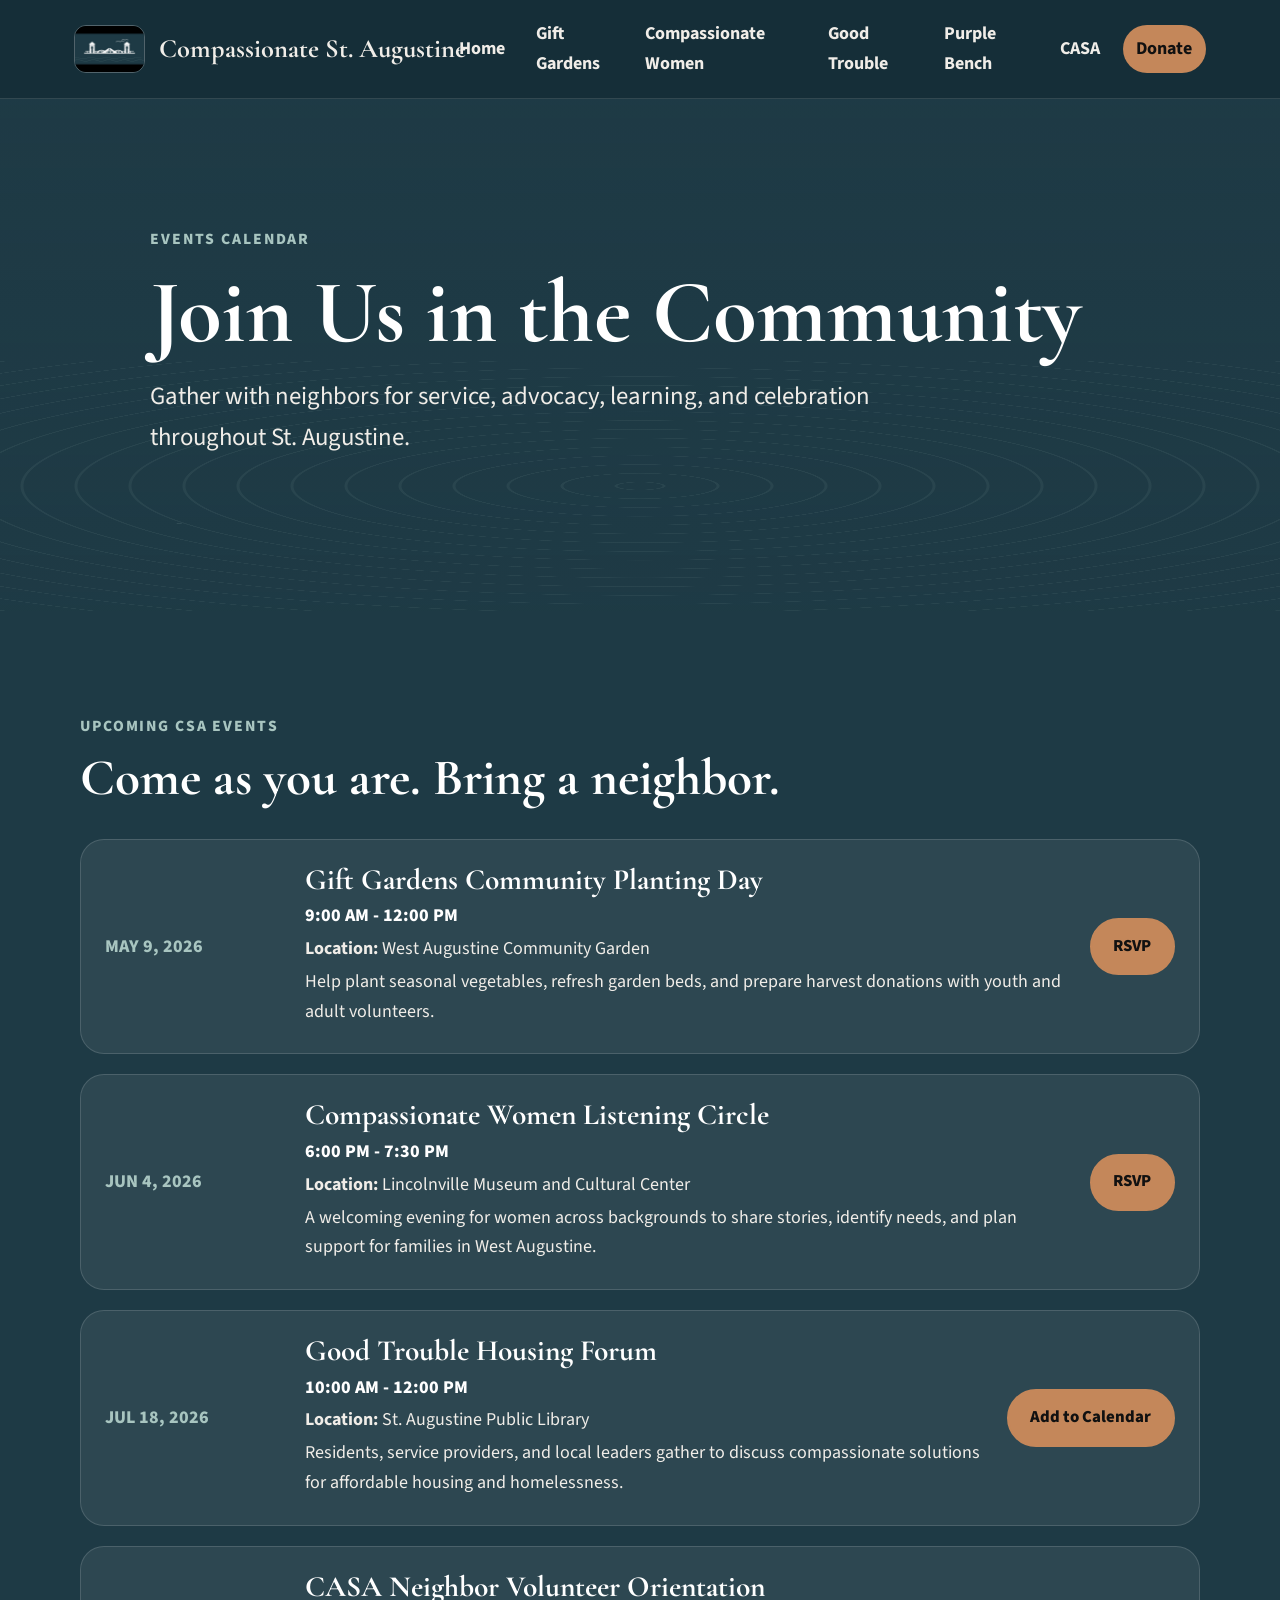
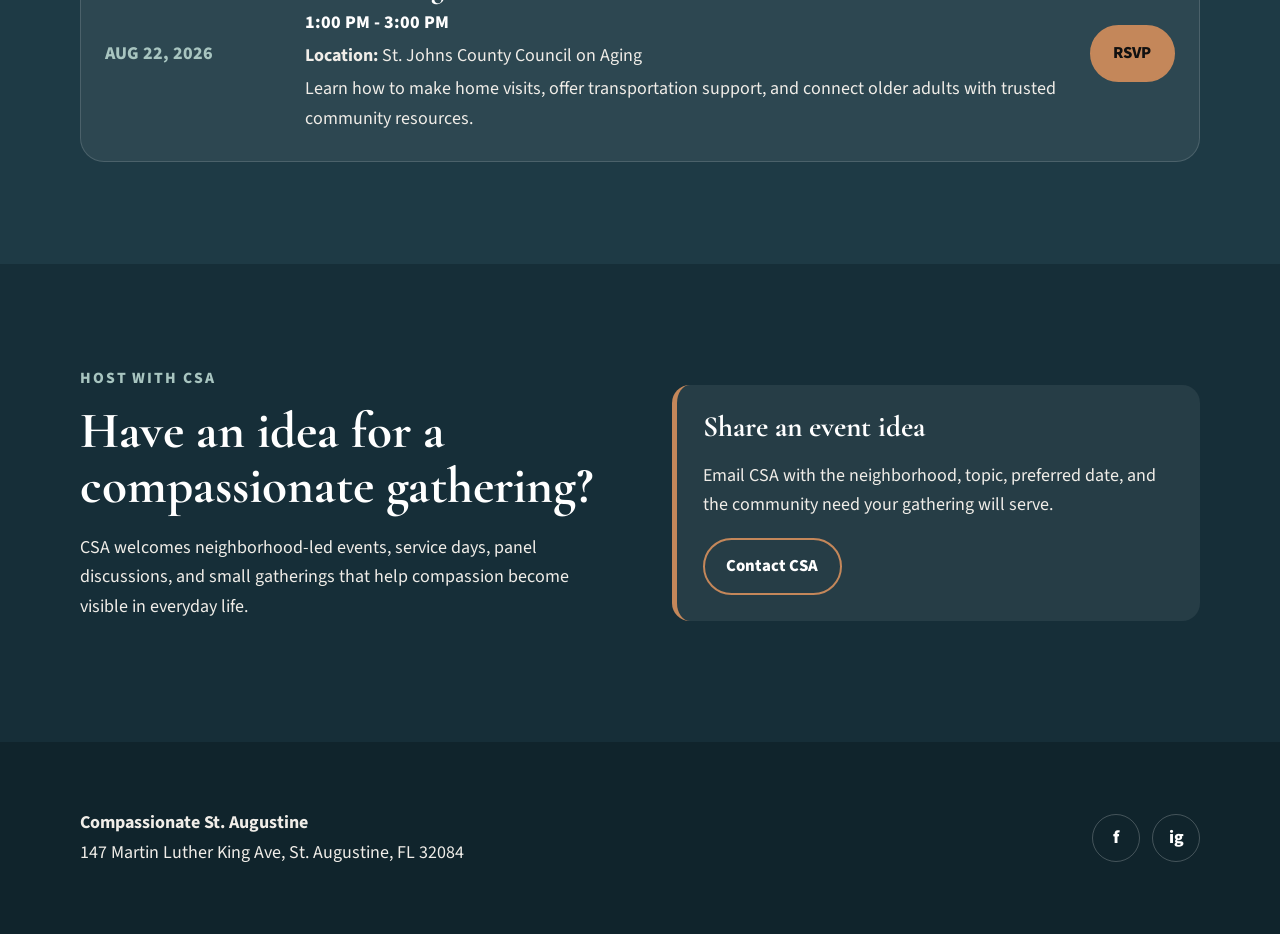
<file: events.html>
<!DOCTYPE html>
<html lang="en">
<head>
  <meta charset="UTF-8">
  <meta name="viewport" content="width=device-width, initial-scale=1.0">
  <meta name="description" content="Upcoming Compassionate St. Augustine events and community gatherings.">
  <title>Events | Compassionate St. Augustine</title>
  <link rel="stylesheet" href="style.css">
</head>
<body>
  <header class="site-header">
    <nav class="nav" aria-label="Primary navigation">
      <a class="brand" href="index.html" aria-label="Compassionate St. Augustine home">
        <img src="assets/logo.jpeg" alt="Compassionate St. Augustine Bridge of Lions logo">
        <span>Compassionate St. Augustine</span>
      </a>
      <button class="nav-toggle" type="button" aria-expanded="false" aria-controls="primary-menu" aria-label="Open navigation menu">
        <span></span>
      </button>
      <ul class="nav-links" id="primary-menu">
        <li><a href="index.html">Home</a></li>
        <li><a href="gift-gardens.html">Gift Gardens</a></li>
        <li><a href="compassionate-women.html">Compassionate Women</a></li>
        <li><a href="good-trouble.html">Good Trouble</a></li>
        <li><a href="purple-bench.html">Purple Bench</a></li>
        <li><a href="casa.html">CASA</a></li>
        <li><a class="donate-link" href="index.html#donate">Donate</a></li>
      </ul>
    </nav>
  </header>

  <main>
    <section class="page-hero" style="--hero-image: url('https://picsum.photos/seed/community-event/1600/900');">
      <div class="page-hero-content fade-in" data-animate>
        <p class="eyebrow">Events Calendar</p>
        <h1>Join Us in the Community</h1>
        <p class="lead">Gather with neighbors for service, advocacy, learning, and celebration throughout St. Augustine.</p>
      </div>
    </section>

    <section class="section">
      <div class="section-inner">
        <div class="section-header fade-in" data-animate>
          <p class="eyebrow">Upcoming CSA Events</p>
          <h2>Come as you are. Bring a neighbor.</h2>
        </div>
        <div class="event-list">
          <article class="event fade-in" data-animate>
            <div class="event-date">May 9, 2026</div>
            <div>
              <h3>Gift Gardens Community Planting Day</h3>
              <p class="event-time">9:00 AM - 12:00 PM</p>
              <p><strong>Location:</strong> West Augustine Community Garden</p>
              <p>Help plant seasonal vegetables, refresh garden beds, and prepare harvest donations with youth and adult volunteers.</p>
            </div>
            <a class="button" href="mailto:info@compassionatestaugustine.org?subject=RSVP%20for%20Gift%20Gardens%20Planting%20Day">RSVP</a>
          </article>

          <article class="event fade-in" data-animate>
            <div class="event-date">Jun 4, 2026</div>
            <div>
              <h3>Compassionate Women Listening Circle</h3>
              <p class="event-time">6:00 PM - 7:30 PM</p>
              <p><strong>Location:</strong> Lincolnville Museum and Cultural Center</p>
              <p>A welcoming evening for women across backgrounds to share stories, identify needs, and plan support for families in West Augustine.</p>
            </div>
            <a class="button" href="mailto:info@compassionatestaugustine.org?subject=RSVP%20for%20Compassionate%20Women%20Listening%20Circle">RSVP</a>
          </article>

          <article class="event fade-in" data-animate>
            <div class="event-date">Jul 18, 2026</div>
            <div>
              <h3>Good Trouble Housing Forum</h3>
              <p class="event-time">10:00 AM - 12:00 PM</p>
              <p><strong>Location:</strong> St. Augustine Public Library</p>
              <p>Residents, service providers, and local leaders gather to discuss compassionate solutions for affordable housing and homelessness.</p>
            </div>
            <a class="button" href="mailto:info@compassionatestaugustine.org?subject=Add%20Me%20to%20the%20Good%20Trouble%20Forum">Add to Calendar</a>
          </article>

          <article class="event fade-in" data-animate>
            <div class="event-date">Aug 22, 2026</div>
            <div>
              <h3>CASA Neighbor Volunteer Orientation</h3>
              <p class="event-time">1:00 PM - 3:00 PM</p>
              <p><strong>Location:</strong> St. Johns County Council on Aging</p>
              <p>Learn how to make home visits, offer transportation support, and connect older adults with trusted community resources.</p>
            </div>
            <a class="button" href="mailto:info@compassionatestaugustine.org?subject=RSVP%20for%20CASA%20Volunteer%20Orientation">RSVP</a>
          </article>
        </div>
      </div>
    </section>

    <section class="section alt ripple">
      <div class="section-inner two-column">
        <div class="fade-in" data-animate>
          <p class="eyebrow">Host With CSA</p>
          <h2>Have an idea for a compassionate gathering?</h2>
          <p>CSA welcomes neighborhood-led events, service days, panel discussions, and small gatherings that help compassion become visible in everyday life.</p>
        </div>
        <div class="info-panel fade-in" data-animate>
          <h3>Share an event idea</h3>
          <p>Email CSA with the neighborhood, topic, preferred date, and the community need your gathering will serve.</p>
          <a class="button secondary" href="mailto:info@compassionatestaugustine.org?subject=CSA%20Event%20Idea">Contact CSA</a>
        </div>
      </div>
    </section>
  </main>

  <footer class="site-footer">
    <div class="footer-inner">
      <p><strong>Compassionate St. Augustine</strong><br>147 Martin Luther King Ave, St. Augustine, FL 32084</p>
      <div class="social-links" aria-label="Social media links">
        <a href="https://www.facebook.com/" aria-label="Facebook">f</a>
        <a href="https://www.instagram.com/" aria-label="Instagram">ig</a>
      </div>
    </div>
  </footer>

  <script src="script.js"></script>
</body>
</html>
</file>
<file: style.css>
@import url("https://fonts.googleapis.com/css2?family=Cormorant+Garamond:wght@600;700&family=Source+Sans+3:wght@400;600;700&display=swap");

:root {
  --primary: #1E3A45;
  --white: #FFFFFF;
  --accent-warm: #C4875A;
  --accent-light: #A8C5C0;
  --text-on-dark: #F0EDE8;
  --alternate: #162E38;
  --shadow: 0 24px 60px rgba(0, 0, 0, 0.25);
  --radius: 24px;
}

* {
  box-sizing: border-box;
}

html {
  scroll-behavior: smooth;
}

body {
  margin: 0;
  background: var(--primary);
  color: var(--text-on-dark);
  font-family: "Source Sans 3", Arial, sans-serif;
  font-size: 18px;
  line-height: 1.65;
}

body.nav-open {
  overflow: hidden;
}

img {
  display: block;
  max-width: 100%;
}

a {
  color: inherit;
}

a:focus-visible,
button:focus-visible {
  outline: 3px solid var(--accent-light);
  outline-offset: 4px;
}

.site-header {
  position: sticky;
  top: 0;
  z-index: 20;
  border-bottom: 1px solid rgba(255, 255, 255, 0.12);
  background: rgba(22, 46, 56, 0.94);
  backdrop-filter: blur(14px);
}

.nav {
  display: flex;
  align-items: center;
  justify-content: space-between;
  gap: 1.25rem;
  max-width: 1180px;
  min-height: 84px;
  margin: 0 auto;
  padding: 0.75rem 1.5rem;
}

.brand {
  display: inline-flex;
  align-items: center;
  gap: 0.85rem;
  min-width: 0;
  text-decoration: none;
}

.brand img {
  width: 72px;
  height: 48px;
  border: 1px solid rgba(255, 255, 255, 0.26);
  border-radius: 12px;
  object-fit: cover;
}

.brand span {
  font-family: "Cormorant Garamond", Georgia, serif;
  font-size: clamp(1.25rem, 2.2vw, 1.65rem);
  font-weight: 700;
  line-height: 1;
  white-space: nowrap;
}

.nav-toggle {
  display: none;
  min-width: 52px;
  min-height: 52px;
  border: 1px solid rgba(255, 255, 255, 0.24);
  border-radius: 999px;
  background: transparent;
  color: var(--white);
  cursor: pointer;
}

.nav-toggle span,
.nav-toggle::before,
.nav-toggle::after {
  display: block;
  width: 24px;
  height: 2px;
  margin: 5px auto;
  background: currentColor;
  content: "";
  transition: transform 180ms ease, opacity 180ms ease;
}

.nav-open .nav-toggle span {
  opacity: 0;
}

.nav-open .nav-toggle::before {
  transform: translateY(7px) rotate(45deg);
}

.nav-open .nav-toggle::after {
  transform: translateY(-7px) rotate(-45deg);
}

.nav-links {
  display: flex;
  align-items: center;
  justify-content: flex-end;
  gap: 0.25rem;
  margin: 0;
  padding: 0;
  list-style: none;
}

.nav-links a {
  display: inline-flex;
  align-items: center;
  min-height: 48px;
  padding: 0.45rem 0.85rem;
  border-radius: 999px;
  color: var(--text-on-dark);
  font-weight: 700;
  text-decoration: none;
  transition: background 180ms ease, color 180ms ease;
}

.nav-links a:hover,
.nav-links a.active {
  background: rgba(196, 135, 90, 0.16);
  color: var(--accent-warm);
}

.nav-links a.donate-link {
  margin-left: 0.35rem;
  background: var(--accent-warm);
  color: #111;
}

.nav-links a.donate-link:hover,
.nav-links a.donate-link.active {
  background: var(--accent-light);
  color: #10242c;
}

.hero,
.page-hero {
  position: relative;
  overflow: hidden;
  isolation: isolate;
}

.hero::before,
.page-hero::before,
.ripple::before {
  position: absolute;
  inset: auto -10% 0;
  z-index: -1;
  height: 250px;
  background:
    radial-gradient(ellipse at 20% 65%, rgba(168, 197, 192, 0.22) 0 2px, transparent 3px),
    repeating-radial-gradient(ellipse at center, transparent 0 22px, rgba(168, 197, 192, 0.13) 23px 25px, transparent 26px 54px);
  opacity: 0.6;
  content: "";
}

.hero {
  min-height: calc(100vh - 84px);
  display: grid;
  place-items: center;
  padding: 5rem 1.5rem;
  text-align: center;
}

.hero-content,
.page-hero-content,
.section-inner {
  width: min(1120px, calc(100% - 2rem));
  margin: 0 auto;
}

.hero-logo {
  width: min(360px, 76vw);
  margin: 0 auto 2rem;
  border: 1px solid rgba(255, 255, 255, 0.18);
  border-radius: 28px;
  box-shadow: var(--shadow);
}

h1,
h2,
h3 {
  margin: 0 0 1rem;
  color: var(--white);
  font-family: "Cormorant Garamond", Georgia, serif;
  font-weight: 700;
  line-height: 1.08;
}

h1 {
  font-size: clamp(2.75rem, 7vw, 6rem);
}

h2 {
  font-size: clamp(2.15rem, 4vw, 3.6rem);
}

h3 {
  font-size: clamp(1.45rem, 2.3vw, 2rem);
}

.eyebrow {
  margin: 0 0 0.75rem;
  color: var(--accent-light);
  font-size: 0.98rem;
  font-weight: 800;
  letter-spacing: 0.12em;
  text-transform: uppercase;
}

.lead {
  max-width: 820px;
  margin: 0 auto 1.5rem;
  font-size: clamp(1.2rem, 2.1vw, 1.55rem);
}

.subheading {
  margin: 0 auto 2rem;
  color: var(--accent-light);
  font-size: clamp(1.1rem, 2vw, 1.35rem);
  font-weight: 700;
}

.button-row {
  display: flex;
  flex-wrap: wrap;
  justify-content: center;
  gap: 1rem;
}

.button {
  display: inline-flex;
  align-items: center;
  justify-content: center;
  min-height: 52px;
  padding: 0.8rem 1.35rem;
  border: 2px solid var(--accent-warm);
  border-radius: 999px;
  background: var(--accent-warm);
  color: #111;
  font-size: 1.05rem;
  font-weight: 800;
  text-decoration: none;
  transition: transform 180ms ease, background 180ms ease, border-color 180ms ease;
}

.button:hover {
  transform: translateY(-2px);
  background: #d49769;
  border-color: #d49769;
}

.button.secondary {
  background: transparent;
  color: var(--white);
}

.button.secondary:hover {
  background: rgba(196, 135, 90, 0.14);
}

.section {
  position: relative;
  padding: clamp(4rem, 8vw, 7rem) 0;
}

.section.alt {
  background: var(--alternate);
}

.section-header {
  max-width: 780px;
  margin-bottom: 2rem;
}

.section-header.center {
  margin-inline: auto;
  text-align: center;
}

.two-column {
  display: grid;
  grid-template-columns: 1fr 1fr;
  gap: clamp(2rem, 5vw, 4rem);
  align-items: center;
}

.photo-card {
  overflow: hidden;
  min-height: 360px;
  border: 1px solid rgba(255, 255, 255, 0.16);
  border-radius: var(--radius);
  background: rgba(255, 255, 255, 0.06);
  box-shadow: var(--shadow);
}

.photo-card img {
  width: 100%;
  height: 100%;
  min-height: 360px;
  object-fit: cover;
}

.card-grid {
  display: grid;
  grid-template-columns: repeat(3, minmax(0, 1fr));
  gap: 1.25rem;
}

.program-grid {
  grid-template-columns: repeat(5, minmax(0, 1fr));
}

.card {
  display: block;
  min-height: 100%;
  padding: 1.5rem;
  border: 1px solid rgba(255, 255, 255, 0.14);
  border-radius: var(--radius);
  background: rgba(255, 255, 255, 0.065);
  color: var(--text-on-dark);
  text-decoration: none;
  box-shadow: 0 16px 36px rgba(0, 0, 0, 0.14);
  transition: transform 180ms ease, border-color 180ms ease, background 180ms ease;
}

.card:hover {
  transform: translateY(-4px);
  border-color: rgba(196, 135, 90, 0.75);
  background: rgba(255, 255, 255, 0.1);
}

.card .icon,
.stat-card .icon {
  display: block;
  margin-bottom: 0.75rem;
  font-size: 2.2rem;
}

.card p,
.stat-card p {
  margin: 0;
}

.banner {
  border-block: 1px solid rgba(255, 255, 255, 0.12);
  background:
    linear-gradient(135deg, rgba(196, 135, 90, 0.95), rgba(196, 135, 90, 0.72)),
    var(--accent-warm);
  color: #121212;
}

.banner .section-inner {
  display: flex;
  align-items: center;
  justify-content: space-between;
  gap: 2rem;
}

.banner h2,
.banner h3 {
  color: #111;
}

.banner p {
  margin: 0;
  font-weight: 700;
}

.page-hero {
  padding: clamp(5rem, 10vw, 8rem) 0;
  background:
    linear-gradient(rgba(30, 58, 69, 0.76), rgba(30, 58, 69, 0.92)),
    var(--hero-image, url("https://picsum.photos/seed/st-augustine/1600/900")) center / cover;
}

.page-hero-content {
  max-width: 980px;
}

.page-hero .lead {
  margin-left: 0;
}

.list {
  display: grid;
  gap: 0.85rem;
  margin: 1.5rem 0 0;
  padding: 0;
  list-style: none;
}

.list li {
  padding-left: 1.8rem;
  position: relative;
}

.list li::before {
  position: absolute;
  left: 0;
  color: var(--accent-warm);
  content: "•";
  font-size: 1.5rem;
  line-height: 1;
}

.info-panel {
  padding: 1.6rem;
  border-left: 5px solid var(--accent-warm);
  border-radius: 18px;
  background: rgba(255, 255, 255, 0.07);
}

.stat-grid {
  display: grid;
  grid-template-columns: repeat(3, minmax(0, 1fr));
  gap: 1.25rem;
  margin-top: 2rem;
}

.stat-card {
  padding: 1.7rem;
  border: 1px solid rgba(168, 197, 192, 0.34);
  border-radius: var(--radius);
  background: rgba(22, 46, 56, 0.8);
  text-align: center;
}

.event-list {
  display: grid;
  gap: 1.25rem;
}

.event {
  display: grid;
  grid-template-columns: minmax(120px, 180px) 1fr auto;
  gap: 1.25rem;
  align-items: center;
  padding: 1.5rem;
  border: 1px solid rgba(255, 255, 255, 0.14);
  border-radius: var(--radius);
  background: rgba(255, 255, 255, 0.065);
}

.event-date {
  color: var(--accent-light);
  font-weight: 800;
  text-transform: uppercase;
}

.event h3 {
  margin-bottom: 0.35rem;
}

.event-time {
  color: var(--white);
  font-weight: 800;
}

.event p {
  margin: 0.2rem 0;
}

.event .button {
  white-space: nowrap;
}

.donor-tier {
  border-top: 4px solid var(--accent-warm);
}

.warm-note {
  padding: 1.25rem;
  border: 1px solid rgba(196, 135, 90, 0.4);
  border-radius: 18px;
  background: rgba(196, 135, 90, 0.12);
}

.list-inline {
  display: flex;
  flex-wrap: wrap;
  gap: 0.75rem;
  margin: 1rem 0 0;
  padding: 0;
  list-style: none;
}

.list-inline li {
  padding: 0.55rem 0.85rem;
  border: 1px solid rgba(168, 197, 192, 0.32);
  border-radius: 999px;
  color: var(--white);
  font-weight: 700;
}

.site-footer {
  padding: 3rem 1.5rem;
  background: #10242c;
  color: var(--text-on-dark);
}

.footer-inner {
  display: flex;
  align-items: center;
  justify-content: space-between;
  gap: 1.5rem;
  width: min(1120px, 100%);
  margin: 0 auto;
}

.social-links {
  display: flex;
  gap: 0.75rem;
}

.social-links a {
  display: inline-flex;
  align-items: center;
  justify-content: center;
  width: 48px;
  height: 48px;
  border: 1px solid rgba(255, 255, 255, 0.22);
  border-radius: 50%;
  color: var(--white);
  font-weight: 800;
  text-decoration: none;
}

.social-links a:hover {
  background: var(--accent-warm);
  color: #111;
}

.fade-in {
  opacity: 0;
  transform: translateY(24px);
  transition: opacity 700ms ease, transform 700ms ease;
}

.fade-in.visible {
  opacity: 1;
  transform: translateY(0);
}

@media (prefers-reduced-motion: reduce) {
  *,
  *::before,
  *::after {
    scroll-behavior: auto !important;
    transition: none !important;
  }

  .fade-in {
    opacity: 1;
    transform: none;
  }
}

@media (max-width: 1080px) {
  .program-grid,
  .card-grid {
    grid-template-columns: repeat(2, minmax(0, 1fr));
  }
}

@media (max-width: 900px) {
  .nav-toggle {
    display: inline-block;
  }

  .nav-links {
    position: fixed;
    inset: 84px 0 auto;
    display: none;
    flex-direction: column;
    align-items: stretch;
    padding: 1rem 1.5rem 2rem;
    background: rgba(22, 46, 56, 0.985);
    box-shadow: 0 28px 40px rgba(0, 0, 0, 0.26);
  }

  .nav-open .nav-links {
    display: flex;
  }

  .nav-links a {
    justify-content: center;
  }

  .nav-links a.donate-link {
    margin-left: 0;
  }

  .two-column,
  .stat-grid,
  .event,
  .footer-inner {
    grid-template-columns: 1fr;
  }

  .banner .section-inner,
  .footer-inner {
    flex-direction: column;
    align-items: flex-start;
  }

  .event {
    align-items: start;
  }
}

@media (max-width: 640px) {
  .nav {
    padding-inline: 1rem;
  }

  .brand span {
    white-space: normal;
  }

  .program-grid,
  .card-grid {
    grid-template-columns: 1fr;
  }

  .button-row {
    align-items: stretch;
    flex-direction: column;
  }

  .button {
    width: 100%;
  }
}
</file>
